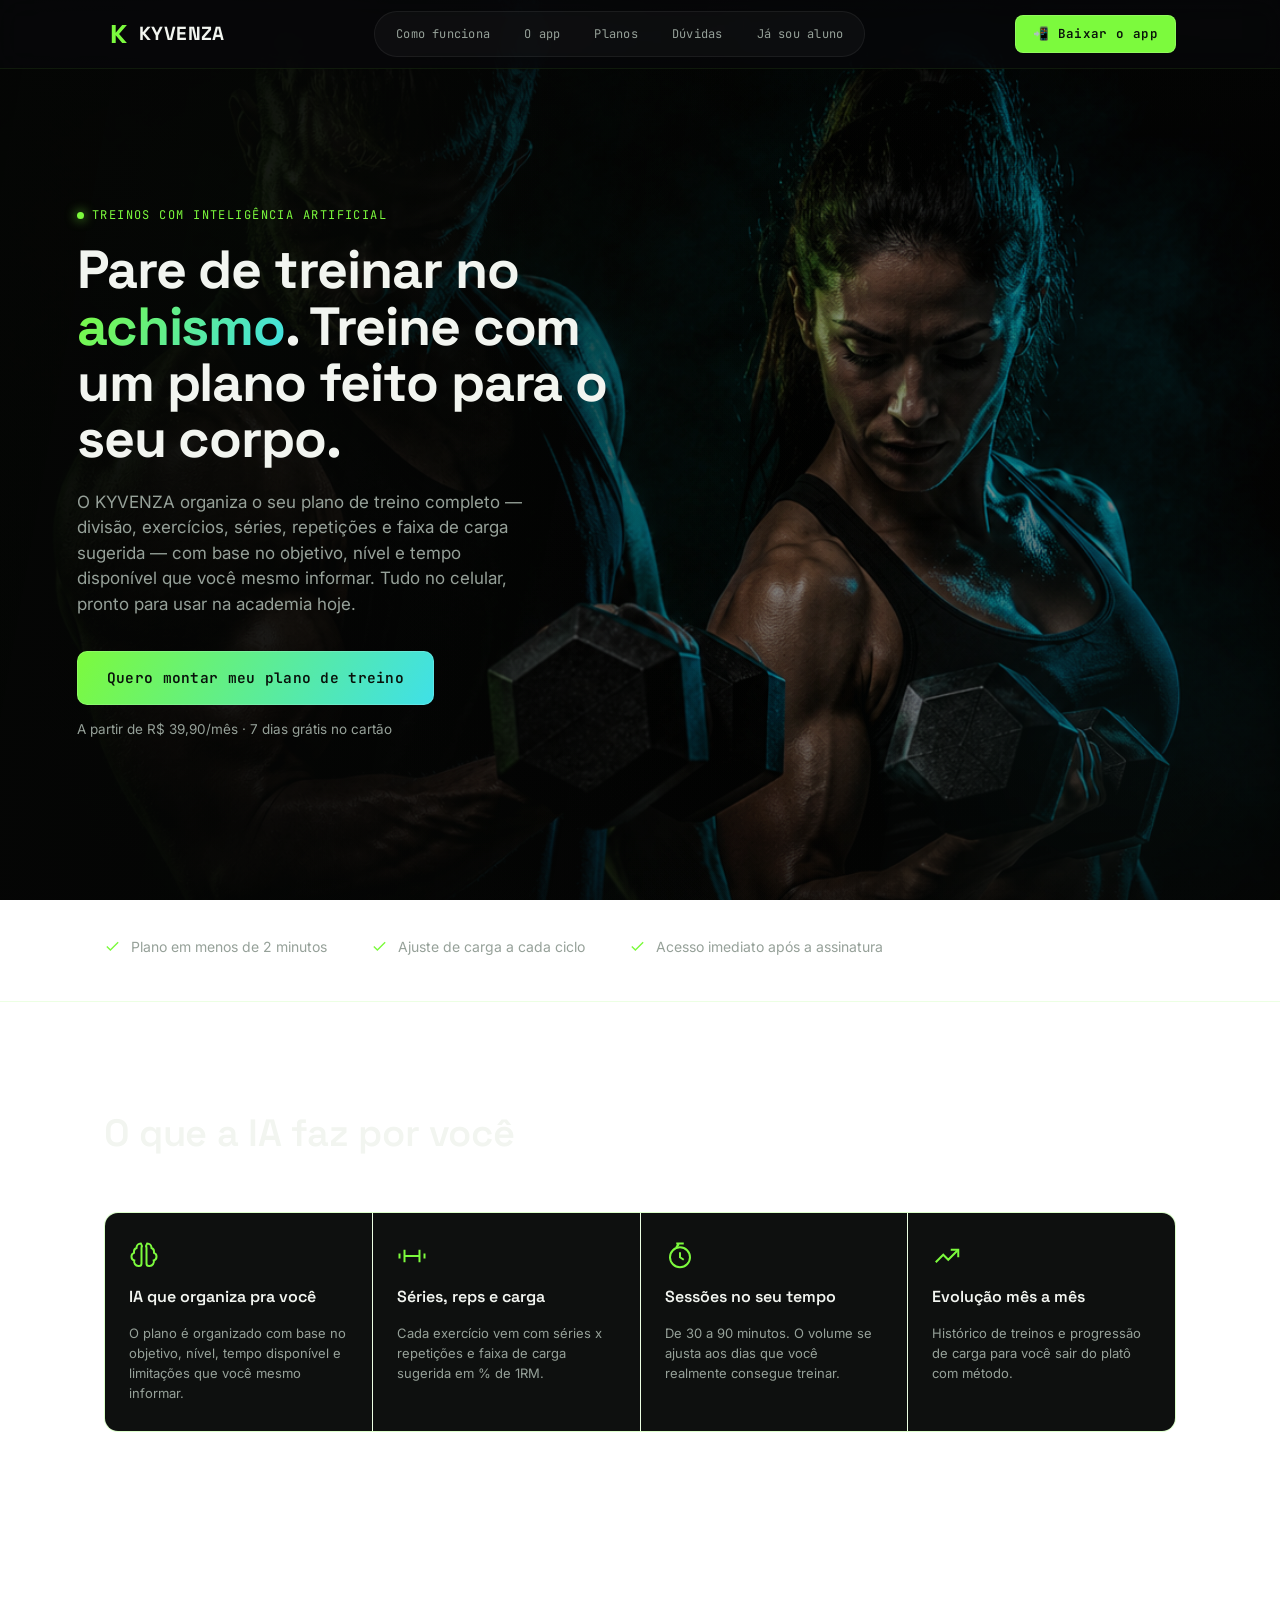
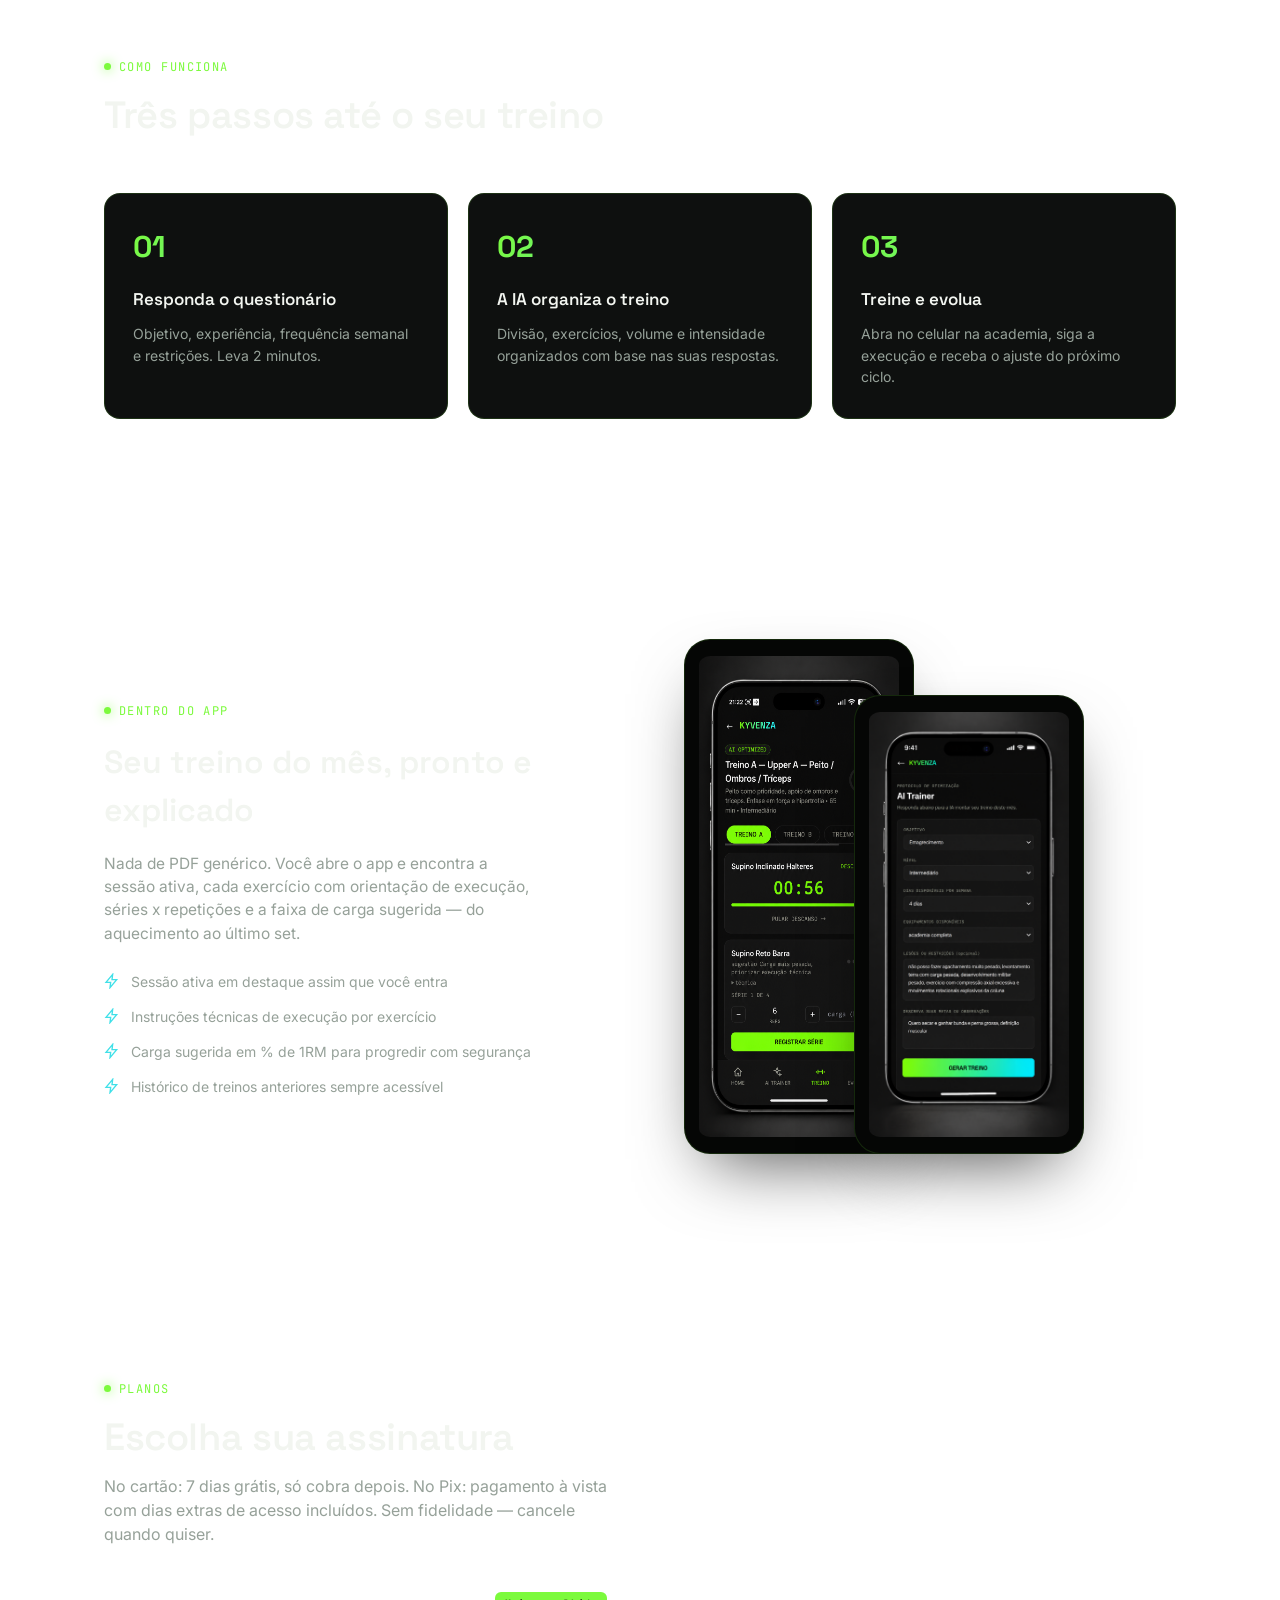
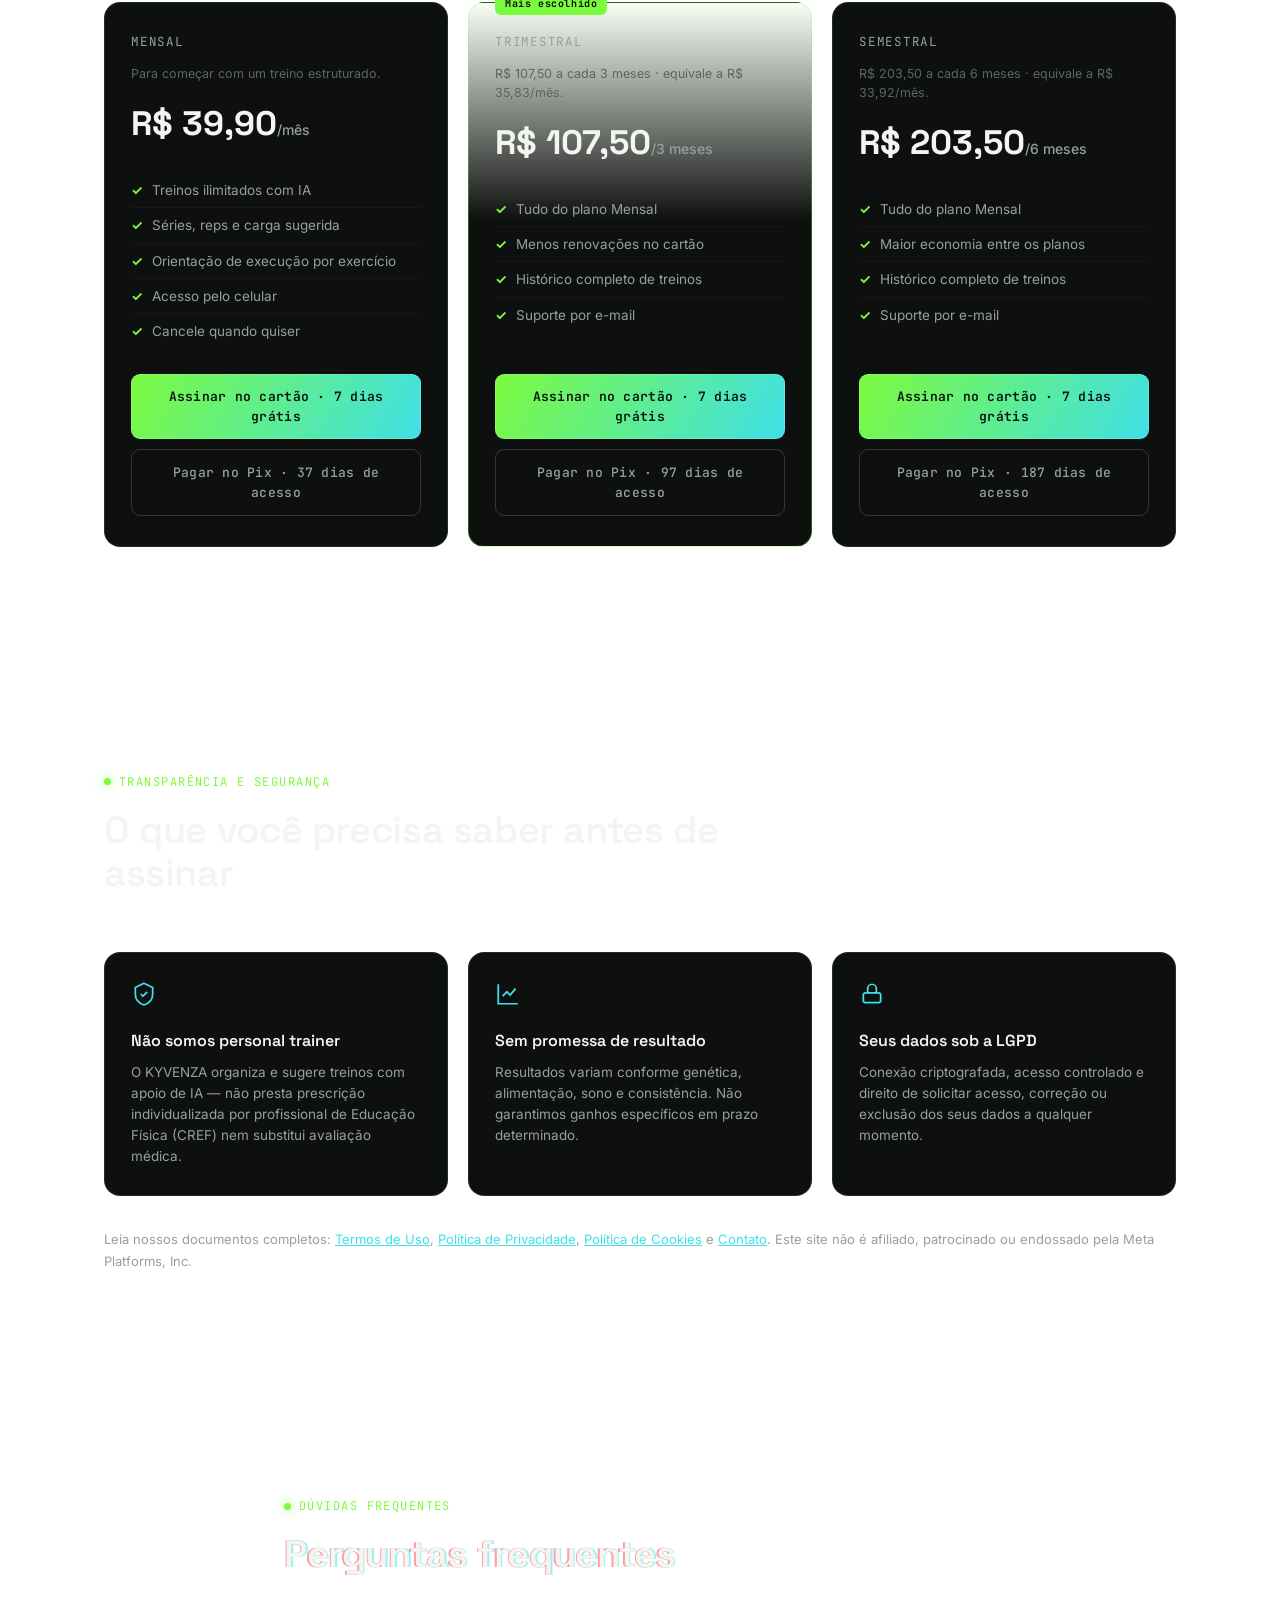
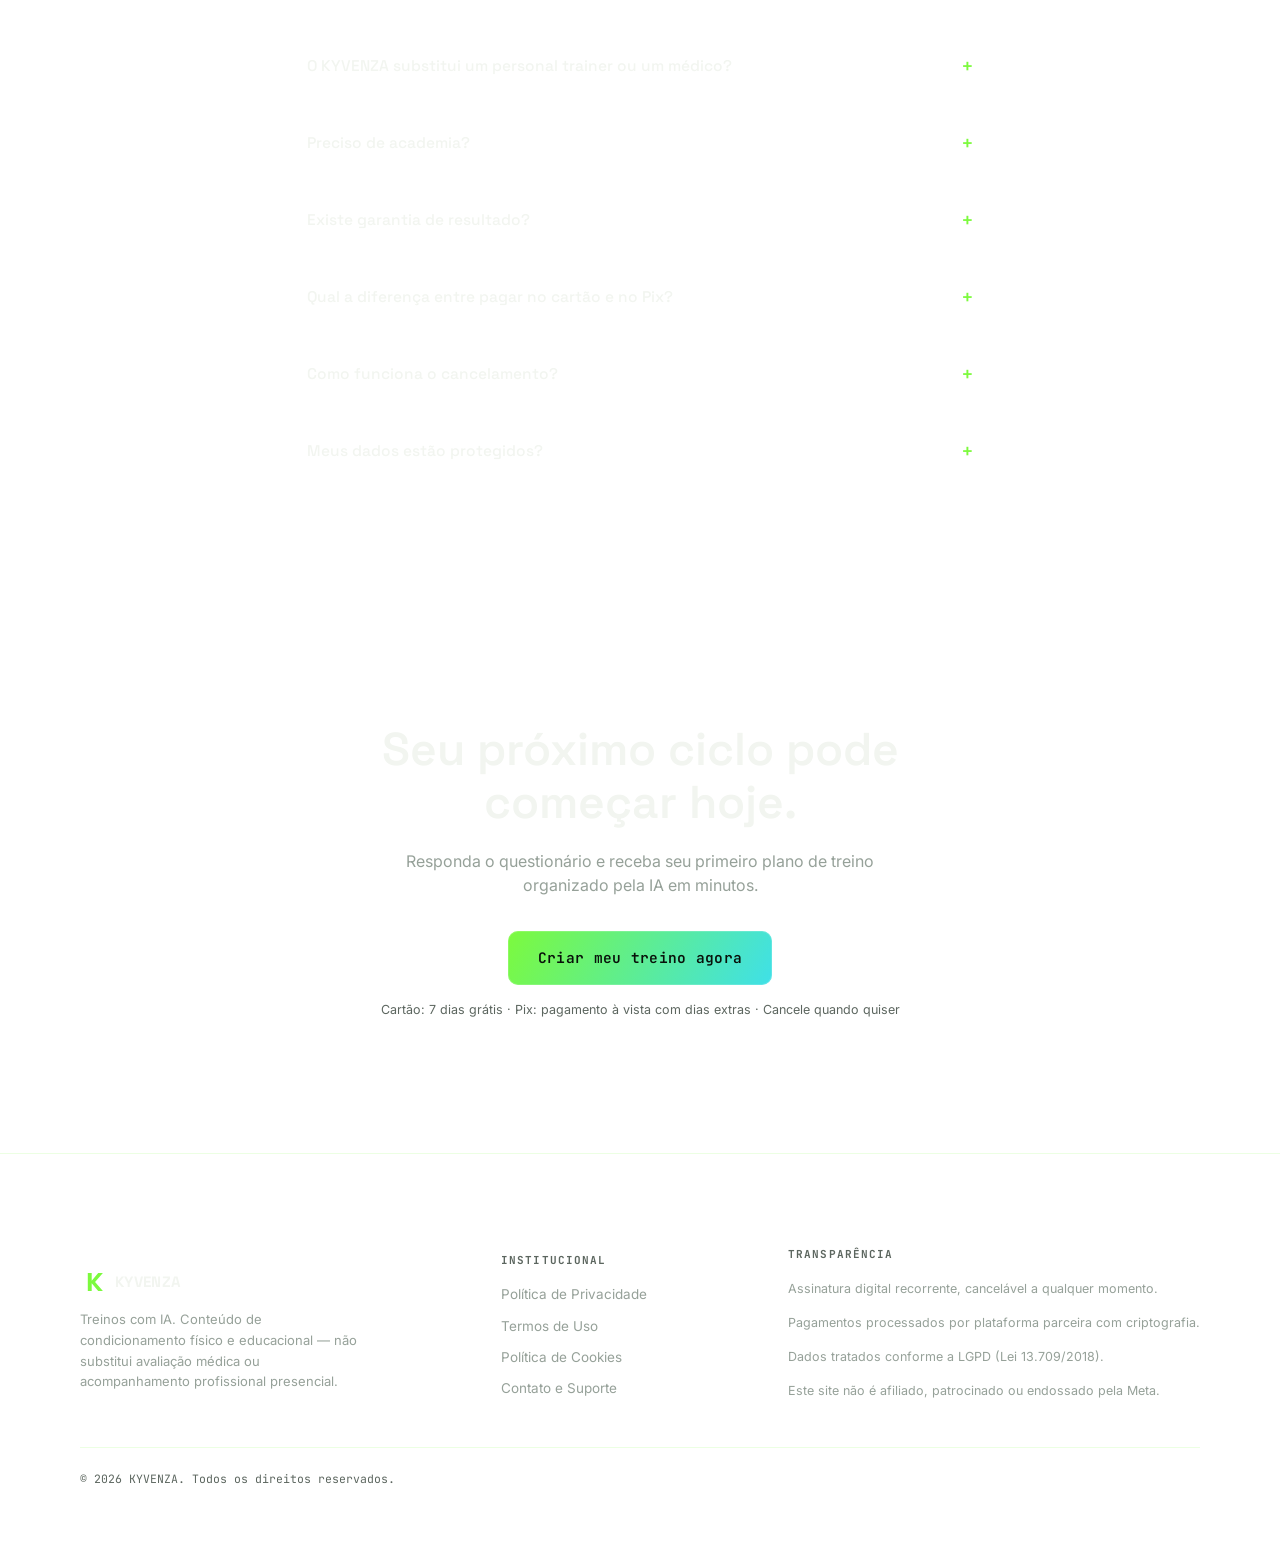
<file: index.html>
<!DOCTYPE html>
<html lang="pt-BR">
<head>
<meta charset="UTF-8">
<meta name="viewport" content="width=device-width, initial-scale=1.0">
<title>Kyvenza — Treinos com IA</title>
<link rel="preconnect" href="https://fonts.googleapis.com">
<link rel="preconnect" href="https://fonts.gstatic.com" crossorigin>
<link href="https://fonts.googleapis.com/css2?family=Space+Grotesk:wght@400;500;600;700&family=JetBrains+Mono:wght@400;500;600;700&family=Inter:wght@400;500;600;700&display=swap" rel="stylesheet">
<style>
:root{
  --bg:#07080a;
  --bg-elev:#0e100f;
  --bg-elev-2:#131715;
  --green:#7CFA3D;
  --green-dim:#4CAF2A;
  --cyan:#3FE0E8;
  --grad: linear-gradient(120deg, var(--green), var(--cyan));
  --text:#F2F5F0;
  --text-dim:#96A199;
  --text-dimmer:#5C665F;
  --border: rgba(124,250,61,0.14);
  --border-strong: rgba(124,250,61,0.3);
  --radius: 14px;
  --mono: 'JetBrains Mono', monospace;
  --display: 'Space Grotesk', sans-serif;
  --body: 'Inter', sans-serif;
}
*{box-sizing:border-box; margin:0; padding:0;}
html{scroll-behavior:smooth;}
body{
  background:transparent;
  color:var(--text);
  font-family:var(--body);
  line-height:1.5;
  -webkit-font-smoothing:antialiased;
  overflow-x:hidden;
}
.wrap{max-width:1120px; margin:0 auto; padding:0 24px;}
::selection{background:var(--green); color:#08110a;}
a:focus-visible, button:focus-visible{outline:2px solid var(--cyan); outline-offset:3px; border-radius:4px;}

/* ---------- NAV ---------- */
nav{
  position:fixed; top:0; left:0; right:0; z-index:50;
  backdrop-filter:blur(14px);
  background:rgba(7,8,10,0.72);
  border-bottom:1px solid rgba(124,250,61,0.08);
}
nav .wrap{display:flex; align-items:center; justify-content:space-between; height:68px;}
.logo{display:flex; align-items:center; gap:9px; font-family:var(--display); font-weight:700; font-size:19px; letter-spacing:0.02em;}
.logo-mark{width:26px; height:26px; flex-shrink:0;}
.nav-pills{
  display:flex; align-items:center; gap:2px;
  background:rgba(255,255,255,0.03); border:1px solid rgba(255,255,255,0.06);
  border-radius:100px; padding:5px;
}
.nav-pills a{
  font-family:var(--mono); font-size:12px; letter-spacing:0.02em; color:var(--text-dim);
  text-decoration:none; padding:8px 16px; border-radius:100px; transition:all .18s ease;
}
.nav-pills a:hover{color:var(--text); background:rgba(255,255,255,0.06);}
.nav-cta{
  font-family:var(--mono); font-size:12.5px; letter-spacing:0.03em;
  color:#08110a; background:var(--green); border:none;
  padding:10px 18px; border-radius:8px; cursor:pointer;
  text-decoration:none; font-weight:600;
  transition:transform .15s ease, box-shadow .15s ease;
}
.nav-cta:hover{transform:translateY(-1px); box-shadow:0 6px 24px rgba(124,250,61,0.25);}
@media (max-width:900px){ .nav-pills{display:none;} }

/* ---------- EYEBROW ---------- */
.eyebrow{
  font-family:var(--mono); font-size:12px; letter-spacing:0.12em; text-transform:uppercase;
  color:var(--green); display:inline-flex; align-items:center; gap:8px; margin-bottom:18px;
}
.eyebrow::before{content:''; width:7px; height:7px; border-radius:50%; background:var(--green); box-shadow:0 0 12px var(--green);}

/* ---------- FUNDO FIXO (foto do atleta, cobre a página inteira, nunca some) ---------- */
.site-bg{ position:fixed; inset:0; z-index:-3; overflow:hidden; background:#050605; }
.site-bg-img{
  position:absolute; inset:0; width:100%; height:100%;
  object-fit:cover; object-position:75% 22%; display:block;
}
.site-bg-smoke{ position:fixed; inset:0; z-index:-2; pointer-events:none; overflow:hidden; }
.site-bg-smoke::before, .site-bg-smoke::after{
  content:''; position:absolute; border-radius:50%; filter:blur(90px); opacity:0.4;
  animation:smokeDrift 24s ease-in-out infinite alternate;
}
.site-bg-smoke::before{
  width:52vw; height:52vw; max-width:640px; max-height:640px;
  background:radial-gradient(circle, rgba(76,175,42,0.4) 0%, rgba(76,175,42,0) 68%);
  top:-10%; left:-12%;
}
.site-bg-smoke::after{
  width:44vw; height:44vw; max-width:540px; max-height:540px;
  background:radial-gradient(circle, rgba(63,224,232,0.32) 0%, rgba(63,224,232,0) 68%);
  bottom:-14%; right:-10%; animation-delay:-11s; animation-duration:29s;
}
@keyframes smokeDrift{ 0%{transform:translate(0,0) scale(1);} 100%{transform:translate(4%,-5%) scale(1.14);} }
.site-bg-scrim{
  position:fixed; inset:0; z-index:-1; pointer-events:none;
  background:
    linear-gradient(100deg, rgba(5,6,5,0.88) 0%, rgba(5,6,5,0.62) 34%, rgba(5,6,5,0.3) 58%, rgba(5,6,5,0.5) 100%),
    linear-gradient(to bottom, rgba(5,6,5,0.55) 0%, rgba(5,6,5,0.1) 18%, rgba(5,6,5,0.15) 80%, rgba(5,6,5,0.7) 100%);
}
@media (prefers-reduced-motion: reduce){ .site-bg-smoke::before, .site-bg-smoke::after{ animation:none; } }

/* ---------- EFEITO SPECULAR (brilho na borda que segue o mouse, aplicado nos botões) ---------- */
.specular{ position:relative; isolation:isolate; }
.specular::before, .specular::after{
  content:''; position:absolute; inset:0; border-radius:inherit;
  padding:1px; pointer-events:none;
  -webkit-mask: linear-gradient(#000 0 0) content-box, linear-gradient(#000 0 0);
  -webkit-mask-composite: xor; mask-composite: exclude;
}
.specular::after{
  background: rgba(255,255,255,0.16);
  z-index:1;
}
.specular::before{
  background: conic-gradient(
    from calc(var(--spec-ang, 0deg) - 45deg),
    transparent 0deg,
    transparent 55deg,
    rgba(255,255,255,0.95) 90deg,
    transparent 125deg,
    transparent 360deg
  );
  opacity: var(--spec-opacity, 0);
  z-index:2;
}
@media (prefers-reduced-motion: reduce){ .specular::before{ display:none; } }
@media (hover: none){ .specular::before{ display:none; } }

/* ---------- HERO ---------- */
.hero-stage{
  position:relative; min-height:100vh;
  display:flex; align-items:center; justify-content:flex-start;
  padding:120px 6vw 80px; text-align:left;
}
.hero-stage::before{
  content:''; position:absolute; inset:0; z-index:1; pointer-events:none;
  background:linear-gradient(100deg, rgba(5,6,5,0.82) 0%, rgba(5,6,5,0.6) 30%, rgba(5,6,5,0.15) 55%, rgba(5,6,5,0) 72%);
}
.hero-copy{ max-width:560px; position:relative; z-index:3; }
.hero-copy h1{
  font-family:var(--display); font-weight:700;
  font-size:clamp(32px, 4.2vw, 56px); line-height:1.05; letter-spacing:-0.02em; margin-bottom:22px;
}
.hero-copy h1 .fw-light{ font-weight:400; color:var(--text-dim); }
.hero-copy h1 .accent{ background:var(--grad); -webkit-background-clip:text; background-clip:text; color:transparent; }
.hero-copy p{ font-size:clamp(15px, 1.4vw, 17px); color:var(--text-dim); max-width:460px; margin:0 0 34px; }
.hero-btn-row{display:flex; align-items:center; justify-content:flex-start; gap:14px; flex-wrap:wrap;}
.btn-primary{
  display:inline-block; font-family:var(--mono); font-weight:600; font-size:14.5px;
  letter-spacing:0.02em; color:#08110a; background:var(--grad);
  padding:16px 30px; border-radius:10px; text-decoration:none; border:none; cursor:pointer;
  transition:transform .18s ease, box-shadow .18s ease;
}
.btn-primary:hover{transform:translateY(-2px); box-shadow:0 10px 32px rgba(124,250,61,0.28);}
.btn-ghost{
  display:inline-block; font-family:var(--mono); font-weight:600; font-size:14.5px;
  letter-spacing:0.02em; color:var(--text); background:transparent;
  padding:15px 28px; border-radius:10px; text-decoration:none; border:1px solid rgba(242,245,240,0.28);
  transition:border-color .18s ease, background .18s ease;
}
.btn-ghost:hover{border-color:rgba(242,245,240,0.55); background:rgba(242,245,240,0.05);}
.stat-row{ display:flex; align-items:center; justify-content:flex-start; gap:10px; margin-top:42px; flex-wrap:wrap; }
.stat-chip{
  background:rgba(255,255,255,0.04); backdrop-filter:blur(8px);
  border:1px solid rgba(255,255,255,0.12); border-radius:10px; padding:10px 16px;
}
.chip-num{font-family:var(--display); font-size:15px; font-weight:700; color:var(--text); line-height:1.1;}
.chip-label{font-family:var(--mono); font-size:9px; color:var(--text-dim); letter-spacing:0.02em; margin-top:3px;}

@media (max-width:760px){
  .hero-stage{ justify-content:center; text-align:center; padding:120px 24px 70px; }
  .hero-stage::before{ background:linear-gradient(180deg, rgba(5,6,5,0.5) 0%, rgba(5,6,5,0.85) 60%, rgba(5,6,5,0.92) 100%); }
  .hero-copy{ max-width:100%; }
  .hero-copy p{ margin:0 auto 34px; }
  .hero-btn-row, .stat-row{ justify-content:center; }
}

/* ---------- TRUST ROW ---------- */
.trust-row{
  padding:36px 0 44px; border-bottom:1px solid var(--border);
}
.trust-row .wrap{display:flex; flex-wrap:wrap; gap:28px 44px;}
.trust-item{display:flex; align-items:flex-start; gap:10px; font-size:14px; color:var(--text-dim); max-width:260px;}
.trust-item svg{width:17px; height:17px; color:var(--green); flex-shrink:0; margin-top:2px;}

/* ---------- COMO FUNCIONA ---------- */
.steps-grid{display:grid; grid-template-columns:repeat(3,1fr); gap:20px;}
.step-card{background:var(--bg-elev); border:1px solid var(--border); border-radius:16px; padding:30px 28px;}
.step-num{font-family:var(--display); font-weight:700; font-size:30px; background:var(--grad); -webkit-background-clip:text; background-clip:text; color:transparent; margin-bottom:18px;}
.step-card h3{font-family:var(--display); font-size:17px; font-weight:600; margin-bottom:10px;}
.step-card p{font-size:14px; color:var(--text-dim); line-height:1.55;}
@media (max-width:860px){ .steps-grid{grid-template-columns:1fr;} }

/* ---------- SECTIONS SHARED ---------- */
section{position:relative; padding:110px 0;}
.section-head{max-width:640px; margin-bottom:56px;}
.section-head h2{ font-family:var(--display); font-weight:600; font-size:clamp(26px,3.6vw,38px); line-height:1.15; letter-spacing:-0.01em; }
.section-head p{color:var(--text-dim); font-size:16px; margin-top:14px; max-width:520px;}

/* ---------- BENEFITS ---------- */
.bento{display:grid; grid-template-columns:repeat(4,1fr); gap:1px; background:var(--border); border:1px solid var(--border); border-radius:var(--radius); overflow:hidden;}
.bento-item{background:var(--bg-elev); padding:28px 24px; min-height:190px; display:flex; flex-direction:column; gap:14px;}
.bento-item .ico{width:30px; height:30px; color:var(--green);}
.bento-item h3{font-family:var(--display); font-size:16px; font-weight:600;}
.bento-item p{font-size:13px; color:var(--text-dim); line-height:1.55;}
@media (max-width:940px){ .bento{grid-template-columns:repeat(2,1fr);} }
@media (max-width:560px){ .bento{grid-template-columns:1fr;} }

/* ---------- APP SHOWCASE ---------- */
.app-demo{display:grid; grid-template-columns:0.85fr 1.15fr; gap:56px; align-items:center;}
.app-demo-text p{color:var(--text-dim); font-size:15.5px; margin-bottom:26px; max-width:440px;}
.app-demo-list{list-style:none; display:flex; flex-direction:column; gap:14px;}
.app-demo-list li{display:flex; align-items:center; gap:11px; font-size:14px; color:var(--text-dim);}
.app-demo-list svg{width:16px; height:16px; color:var(--cyan); flex-shrink:0;}
.phones-wrap{position:relative; display:flex; justify-content:center; gap:0;}
.phone-mock{
  width:230px; background:#050605; border:1px solid var(--border); border-radius:26px;
  padding:16px 14px; font-family:var(--mono); box-shadow:0 30px 70px -25px rgba(0,0,0,0.7);
}
.phone-mock.p2{ margin-left:-60px; margin-top:56px; }
@media (max-width:900px){
  .app-demo{grid-template-columns:1fr; gap:44px;}
  .phones-wrap{margin-top:10px;}
}
@media (max-width:560px){
  .phone-mock{width:180px;}
  .phone-mock.p2{margin-left:-46px; margin-top:70px;}
}

/* ---------- PRICING ---------- */
.pricing-grid{display:grid; grid-template-columns:repeat(3,1fr); gap:20px;}
.plan{ background:var(--bg-elev); border:1px solid var(--border); border-radius:16px; padding:30px 26px; display:flex; flex-direction:column; position:relative; }
.plan.hi{border-color:var(--border-strong); background:linear-gradient(180deg, rgba(124,250,61,0.05), var(--bg-elev) 40%);}
.plan-badge{position:absolute; top:-11px; left:26px; font-family:var(--mono); font-size:10px; letter-spacing:0.06em; background:var(--green); color:#08110a; padding:4px 10px; border-radius:6px; font-weight:700;}
.plan-name{font-family:var(--mono); font-size:12.5px; letter-spacing:0.06em; color:var(--text-dim); text-transform:uppercase; margin-bottom:14px;}
.plan-price{font-family:var(--display); font-size:34px; font-weight:700; margin-bottom:2px;}
.plan-price span{font-size:14px; color:var(--text-dim); font-weight:500; font-family:var(--body);}
.plan-cycle{font-size:12.5px; color:var(--text-dimmer); margin-bottom:14px;}
.plan-trial{
  display:inline-flex; align-items:center; gap:6px; font-family:var(--mono); font-size:11px; font-weight:600;
  color:var(--green); background:rgba(124,250,61,0.08); border:1px solid rgba(124,250,61,0.28);
  border-radius:6px; padding:5px 10px; margin-bottom:22px; width:fit-content;
}
.plan-feat{list-style:none; margin-bottom:26px; flex:1;}
.plan-feat li{font-size:13.5px; color:var(--text-dim); padding:7px 0; display:flex; gap:9px; align-items:flex-start; border-top:1px solid rgba(255,255,255,0.04);}
.plan-feat li:first-child{border-top:none;}
.plan-feat li::before{content:'✓'; color:var(--green); font-weight:700; flex-shrink:0;}
.plan-cta-group{display:flex; flex-direction:column; gap:10px;}
.plan-cta-label{font-family:var(--mono); font-size:10px; letter-spacing:0.04em; color:var(--text-dimmer); text-transform:uppercase;}
.plan-cta{
  display:block; text-align:center; font-family:var(--mono); font-size:13px; font-weight:600; letter-spacing:0.02em;
  padding:13px; border-radius:9px; text-decoration:none; cursor:pointer; border:1px solid var(--border-strong); color:var(--text);
  transition:all .15s ease;
}
.plan.hi .plan-cta.principal{background:var(--grad); color:#08110a; border:none;}
.plan-cta.principal{background:var(--grad); color:#08110a; border:none;}
.plan-cta.secundario{background:transparent; border:1px solid rgba(255,255,255,0.16); color:var(--text-dim); font-weight:500;}
.plan-cta:hover{transform:translateY(-1px);}
.pay-note{text-align:center; font-family:var(--mono); font-size:12px; color:var(--text-dimmer); margin-top:24px;}

/* ---------- ACCORDION ---------- */
.acc{ display:flex; flex-direction:column; gap:12px; }
.acc-item{
  background:rgba(255,255,255,0.045); backdrop-filter:blur(18px); -webkit-backdrop-filter:blur(18px);
  border:1px solid rgba(255,255,255,0.12); border-radius:14px;
  overflow:hidden; transition:background .2s ease, border-color .2s ease;
}
.acc-item.open{ background:rgba(255,255,255,0.07); border-color:rgba(124,250,61,0.3); }
.acc-q{
  width:100%; text-align:left; background:none; border:none; color:var(--text); cursor:pointer;
  padding:20px 22px; display:flex; justify-content:space-between; align-items:center; gap:20px;
  font-family:var(--display); font-size:15.5px; font-weight:500;
}
.acc-q .plus{font-family:var(--mono); color:var(--green); font-size:18px; flex-shrink:0; transition:transform .25s ease;}
.acc-item.open .plus{transform:rotate(45deg);}
.acc-a{max-height:0; overflow:hidden; transition:max-height .3s ease;}
.acc-a p{padding:0 22px 20px; color:var(--text-dim); font-size:14px; line-height:1.6;}

/* ---------- GUARANTEE ---------- */
.guarantee{
  border:1px solid rgba(124,250,61,0.3); border-radius:20px; padding:52px 44px;
  background:rgba(255,255,255,0.05); backdrop-filter:blur(18px); -webkit-backdrop-filter:blur(18px);
  display:flex; align-items:center; gap:40px;
}
.guarantee .g-ico{width:64px; height:64px; flex-shrink:0; color:var(--green);}
.guarantee h3{font-family:var(--display); font-size:22px; font-weight:600; margin-bottom:10px;}
.guarantee p{color:var(--text-dim); font-size:15px; max-width:560px;}

/* ---------- FINAL CTA ---------- */
.final-cta{text-align:center; padding:130px 0 100px;}
.final-cta h2{font-family:var(--display); font-weight:600; font-size:clamp(28px,4.4vw,46px); line-height:1.15; max-width:680px; margin:0 auto 20px;}
.final-cta p{color:var(--text-dim); font-size:16px; max-width:520px; margin:0 auto 34px;}
.ps-block{max-width:560px; margin:46px auto 0; padding-top:32px; border-top:1px solid var(--border); text-align:left;}
.ps-block p{font-size:13.5px; color:var(--text-dimmer); line-height:1.7;}
.ps-block b{color:var(--text-dim);}

/* ---------- AVISO LEGAL ---------- */
.aviso-legal{ padding:0 0 60px; }
.aviso-box{
  display:flex; gap:18px; align-items:flex-start;
  background:rgba(255,255,255,0.03); border:1px solid rgba(255,255,255,0.1);
  border-radius:14px; padding:26px 28px;
}
.aviso-ico{width:26px; height:26px; flex-shrink:0; color:var(--text-dimmer); margin-top:2px;}
.aviso-titulo{font-family:var(--display); font-weight:600; font-size:14px; color:var(--text-dim); margin-bottom:8px; letter-spacing:0.01em;}
.aviso-box p{font-size:12.5px; line-height:1.7; color:var(--text-dimmer); max-width:760px;}

footer{border-top:1px solid var(--border); padding:36px 0;}
footer .wrap{display:flex; justify-content:space-between; align-items:center; flex-wrap:wrap; gap:16px;}
footer .logo{font-size:15px;}
footer .fine{font-family:var(--mono); font-size:11.5px; color:var(--text-dimmer);}

.reveal{opacity:0; transform:translateY(24px); transition:opacity .7s ease, transform .7s ease;}
.reveal.in{opacity:1; transform:translateY(0);}

@media (max-width:860px){
  .pricing-grid{grid-template-columns:1fr;}
  .guarantee{flex-direction:column; text-align:center; padding:40px 26px;}
  .hero-stage{padding-top:100px;}
  .trust-row .wrap{flex-direction:column; gap:16px;}
}
@media (prefers-reduced-motion: reduce){
  html{scroll-behavior:auto;}
}

/* ---------- TRANSPARÊNCIA ---------- */
.trust-cards{display:grid; grid-template-columns:repeat(3,1fr); gap:20px; margin-bottom:32px;}
.trust-card{background:var(--bg-elev); border:1px solid var(--border); border-radius:16px; padding:28px 26px;}
.trust-card svg{width:26px; height:26px; color:var(--cyan); margin-bottom:16px;}
.trust-card h3{font-family:var(--display); font-size:16px; font-weight:600; margin-bottom:9px;}
.trust-card p{font-size:13.5px; color:var(--text-dim); line-height:1.55;}
.legal-links{font-size:13px; color:var(--text-dim); line-height:1.7;}
.legal-links a{color:var(--cyan); text-decoration:underline;}
@media (max-width:860px){ .trust-cards{grid-template-columns:1fr;} }

/* ---------- GLITCH HEADING ---------- */
.glitch-heading{
  position:relative; color:var(--text);
  text-shadow: -1.5px 0 rgba(255,60,80,0.5), 1.5px 0 rgba(63,224,232,0.5);
}

/* ---------- FOOTER ---------- */
.footer-grid{display:grid; grid-template-columns:1.3fr 1fr 1.3fr; gap:40px; padding:56px 0 32px;}
.footer-brand p{font-size:13px; color:var(--text-dim); line-height:1.6; margin-top:14px; max-width:280px;}
.footer-col h4{font-family:var(--mono); font-size:11px; letter-spacing:0.1em; text-transform:uppercase; color:var(--text-dimmer); margin-bottom:16px;}
.footer-col a{display:block; font-size:13.5px; color:var(--text-dim); text-decoration:none; margin-bottom:11px;}
.footer-col a:hover{color:var(--text);}
.footer-col p{font-size:12.5px; color:var(--text-dim); line-height:1.6; margin-bottom:14px;}
.footer-bottom{border-top:1px solid var(--border); padding:22px 0; font-family:var(--mono); font-size:11.5px; color:var(--text-dimmer);}
@media (max-width:760px){ .footer-grid{grid-template-columns:1fr; gap:32px;} }
</style>
</head>
<body>

<!-- ============================================================ -->
<!-- ==========  EDITE OS TEXTOS DO SITE AQUI EMBAIXO  =========== -->
<!-- ============================================================ -->
<script>
window.SITE = {

  nav: {
    logo: "KYVENZA",
    cta: "Começar agora"
  },

  hero: {
    eyebrow: "Treinos com inteligência artificial",
    headline: "Pare de treinar no <span class=\"accent\">achismo</span>. Treine com um plano feito para o seu corpo.",
    subheadline: "O KYVENZA organiza o seu plano de treino completo — divisão, exercícios, séries, repetições e faixa de carga sugerida — com base no objetivo, nível e tempo disponível que você mesmo informar. Tudo no celular, pronto para usar na academia hoje.",
    ctaPrimary: "Quero montar meu plano de treino",
    ctaMicro: "A partir de R$ 39,90/mês · 7 dias grátis no cartão"
  },

  confianca: {
    itens: [
      "Plano em menos de 2 minutos",
      "Ajuste de carga a cada ciclo",
      "Acesso imediato após a assinatura"
    ]
  },

  iaFaz: {
    headline: "O que a IA faz por você",
    itens: [
      { icone: "cerebro",   titulo: "IA que organiza pra você",     texto: "O plano é organizado com base no objetivo, nível, tempo disponível e limitações que você mesmo informar." },
      { icone: "halteres",  titulo: "Séries, reps e carga",     texto: "Cada exercício vem com séries x repetições e faixa de carga sugerida em % de 1RM." },
      { icone: "cronometro",titulo: "Sessões no seu tempo",     texto: "De 30 a 90 minutos. O volume se ajusta aos dias que você realmente consegue treinar." },
      { icone: "grafico",   titulo: "Evolução mês a mês",       texto: "Histórico de treinos e progressão de carga para você sair do platô com método." }
    ]
  },

  comoFunciona: {
    eyebrow: "Como funciona",
    headline: "Três passos até o seu treino",
    passos: [
      { titulo: "Responda o questionário", texto: "Objetivo, experiência, frequência semanal e restrições. Leva 2 minutos." },
      { titulo: "A IA organiza o treino",    texto: "Divisão, exercícios, volume e intensidade organizados com base nas suas respostas." },
      { titulo: "Treine e evolua",        texto: "Abra no celular na academia, siga a execução e receba o ajuste do próximo ciclo." }
    ]
  },

  dentroApp: {
    eyebrow: "Dentro do app",
    headline: "Seu treino do mês, pronto e explicado",
    texto: "Nada de PDF genérico. Você abre o app e encontra a sessão ativa, cada exercício com orientação de execução, séries x repetições e a faixa de carga sugerida — do aquecimento ao último set.",
    itens: [
      "Sessão ativa em destaque assim que você entra",
      "Instruções técnicas de execução por exercício",
      "Carga sugerida em % de 1RM para progredir com segurança",
      "Histórico de treinos anteriores sempre acessível"
    ]
  },

  planos: {
    eyebrow: "Planos",
    headline: "Escolha sua assinatura",
    subheadline: "No cartão: 7 dias grátis, só cobra depois. No Pix: pagamento à vista com dias extras de acesso incluídos. Sem fidelidade — cancele quando quiser.",
    lista: [
      {
        badge: "",
        nome: "Mensal",
        desc: "Para começar com um treino estruturado.",
        preco: "R$ 39,90",
        precoSufixo: "/mês",
        destaque: false,
        recursos: [
          "Treinos ilimitados com IA",
          "Séries, reps e carga sugerida",
          "Orientação de execução por exercício",
          "Acesso pelo celular",
          "Cancele quando quiser"
        ],
        ctaCartaoTexto: "Assinar no cartão · 7 dias grátis",
        ctaCartaoUrl: "https://www.mercadopago.com.br/subscriptions/checkout?preapproval_plan_id=e8002f293ba94491bf42299a663bce9b",
        ctaPixTexto: "Pagar no Pix · 37 dias de acesso",
        ctaPixUrl: "https://www.mercadopago.com.br/checkout/v1/redirect?pref_id=42507091-426ce30e-df18-4572-94f2-e51dae1d1c40"
      },
      {
        badge: "Mais escolhido",
        nome: "Trimestral",
        desc: "R$ 107,50 a cada 3 meses · equivale a R$ 35,83/mês.",
        preco: "R$ 107,50",
        precoSufixo: "/3 meses",
        destaque: true,
        recursos: [
          "Tudo do plano Mensal",
          "Menos renovações no cartão",
          "Histórico completo de treinos",
          "Suporte por e-mail"
        ],
        ctaCartaoTexto: "Assinar no cartão · 7 dias grátis",
        ctaCartaoUrl: "https://www.mercadopago.com.br/subscriptions/checkout?preapproval_plan_id=a65217d71c2942c8a916deff0515e410",
        ctaPixTexto: "Pagar no Pix · 97 dias de acesso",
        ctaPixUrl: "https://www.mercadopago.com.br/checkout/v1/redirect?pref_id=42507091-f9782c01-ebba-4535-93d9-15536fae28d0"
      },
      {
        badge: "",
        nome: "Semestral",
        desc: "R$ 203,50 a cada 6 meses · equivale a R$ 33,92/mês.",
        preco: "R$ 203,50",
        precoSufixo: "/6 meses",
        destaque: false,
        recursos: [
          "Tudo do plano Mensal",
          "Maior economia entre os planos",
          "Histórico completo de treinos",
          "Suporte por e-mail"
        ],
        ctaCartaoTexto: "Assinar no cartão · 7 dias grátis",
        ctaCartaoUrl: "https://www.mercadopago.com.br/subscriptions/checkout?preapproval_plan_id=7d557ce4378e4d3f8625e1b61fab4142",
        ctaPixTexto: "Pagar no Pix · 187 dias de acesso",
        ctaPixUrl: "https://www.mercadopago.com.br/checkout/v1/redirect?pref_id=42507091-af9e3c16-4bde-4acf-859e-0568c881d770"
      }
    ]
  },

  transparencia: {
    eyebrow: "Transparência e segurança",
    headline: "O que você precisa saber antes de assinar",
    itens: [
      { icone: "escudo",  titulo: "Não somos personal trainer", texto: "O KYVENZA organiza e sugere treinos com apoio de IA — não presta prescrição individualizada por profissional de Educação Física (CREF) nem substitui avaliação médica." },
      { icone: "grafico2",titulo: "Sem promessa de resultado",        texto: "Resultados variam conforme genética, alimentação, sono e consistência. Não garantimos ganhos específicos em prazo determinado." },
      { icone: "cadeado", titulo: "Seus dados sob a LGPD",             texto: "Conexão criptografada, acesso controlado e direito de solicitar acesso, correção ou exclusão dos seus dados a qualquer momento." }
    ],
    linksTexto: "Leia nossos documentos completos: <a href=\"termos.html\">Termos de Uso</a>, <a href=\"privacidade.html\">Política de Privacidade</a>, <a href=\"cookies.html\">Política de Cookies</a> e <a href=\"mailto:[E-MAIL DE CONTATO]\">Contato</a>. Este site não é afiliado, patrocinado ou endossado pela Meta Platforms, Inc."
  },

  duvidas: {
    eyebrow: "Dúvidas frequentes",
    headline: "Perguntas frequentes",
    itens: [
      { pergunta: "O KYVENZA substitui um personal trainer ou um médico?", resposta: "Não. O KYVENZA não é um serviço de personal trainer nem realiza prescrição de exercício físico individualizada — atividade reservada por lei a profissionais de Educação Física registrados no CREF. Somos uma ferramenta de organização e sugestão de treinos com apoio de IA, de caráter educacional. Não substitui avaliação médica nem orientação de um profissional de Educação Física habilitado." },
      { pergunta: "Preciso de academia?", resposta: "A maioria dos treinos é pensada para academia, com exercícios de musculação tradicionais. Se você treina em casa com equipamentos limitados, informe isso no questionário para receber sugestões adequadas." },
      { pergunta: "Existe garantia de resultado?", resposta: "Não prometemos resultados específicos. Resultados variam conforme genética, alimentação, sono e consistência no treino — o KYVENZA organiza e orienta, mas o resultado depende de vários fatores individuais." },
      { pergunta: "Qual a diferença entre pagar no cartão e no Pix?", resposta: "No cartão, você tem 7 dias grátis antes da primeira cobrança, e depois a renovação acontece sozinha a cada ciclo. No Pix, o pagamento é à vista e você ganha dias extras de acesso (equivalentes aos 7 dias grátis do cartão) — mas a renovação não é automática, você paga de novo quando o período acabar." },
      { pergunta: "Como funciona o cancelamento?", resposta: "No cartão, a assinatura é recorrente e você pode cancelar quando quiser, direto no app ou pelo suporte. Não há fidelidade, e a lei garante 7 dias de arrependimento a partir da contratação. No Pix, não há cobrança recorrente — o acesso simplesmente termina no fim do período pago." },
      { pergunta: "Meus dados estão protegidos?", resposta: "Sim. Seus dados são tratados conforme a LGPD, com conexão criptografada e acesso controlado. Você pode solicitar acesso, correção ou exclusão dos seus dados a qualquer momento." }
    ]
  },

  finalCta: {
    headline: "Seu próximo ciclo pode começar <span class=\"accent\">hoje</span>.",
    texto: "Responda o questionário e receba seu primeiro plano de treino organizado pela IA em minutos.",
    cta: "Criar meu treino agora",
    micro: "Cartão: 7 dias grátis · Pix: pagamento à vista com dias extras · Cancele quando quiser"
  },

  footer: {
    desc: "Treinos com IA. Conteúdo de condicionamento físico e educacional — não substitui avaliação médica ou acompanhamento profissional presencial.",
    institucionalTitulo: "Institucional",
    institucional: [
      { texto: "Política de Privacidade", href: "privacidade.html" },
      { texto: "Termos de Uso", href: "termos.html" },
      { texto: "Política de Cookies", href: "cookies.html" },
      { texto: "Contato e Suporte", href: "mailto:[E-MAIL DE CONTATO]" }
    ],
    transparenciaTitulo: "Transparência",
    transparencia: [
      "Assinatura digital recorrente, cancelável a qualquer momento.",
      "Pagamentos processados por plataforma parceira com criptografia.",
      "Dados tratados conforme a LGPD (Lei 13.709/2018).",
      "Este site não é afiliado, patrocinado ou endossado pela Meta."
    ],
    fine: "© 2026 KYVENZA. Todos os direitos reservados."
  }
};
</script>
<!-- ============================================================ -->
<!-- ==============  FIM DA ÁREA DE TEXTOS  ======================= -->
<!-- ============================================================ -->

<div class="site-bg">
  <img class="site-bg-img" src="assets/vendashero-athlete.webp.jpg.png" alt="" />
</div>
<div class="site-bg-smoke"></div>
<div class="site-bg-scrim"></div>

<nav>
  <div class="wrap">
    <div class="logo">
      <svg class="logo-mark" viewBox="0 0 100 100" fill="none">
        <path d="M30 15 L45 15 L45 45 L70 15 L88 15 L58 50 L88 85 L70 85 L45 55 L45 85 L30 85 Z" fill="url(#lg)"/>
        <defs><linearGradient id="lg" x1="0" y1="0" x2="100" y2="100"><stop stop-color="#7CFA3D"/><stop offset="1" stop-color="#3FE0E8"/></linearGradient></defs>
      </svg>
      <span data-t="nav.logo"></span>
    </div>
    <div class="nav-pills">
      <a href="#comoFunciona">Como funciona</a>
      <a href="#vitrine">O app</a>
      <a href="#planos">Planos</a>
      <a href="#faq">Dúvidas</a>
      <a href="entrar.html">Já sou aluno</a>
    </div>
    <a href="baixar-app.html" class="nav-cta">📲 Baixar o app</a>
  </div>
</nav>

<div class="hero-stage">
  <div class="hero-copy">
    <span class="eyebrow" data-t="hero.eyebrow"></span>
    <h1 data-t="hero.headline"></h1>
    <p data-t="hero.subheadline"></p>
    <div class="hero-btn-row" style="align-items:center;">
      <a href="#planos" class="btn-primary" data-t="hero.ctaPrimary"></a>
      <span style="font-size:13.5px; color:var(--text-dim);" data-t="hero.ctaMicro"></span>
    </div>
  </div>
</div>

<div class="trust-row">
  <div class="wrap" id="trustRow"></div>
</div>

<section id="beneficios">
  <div class="wrap">
    <div class="section-head reveal">
      <h2 data-t="iaFaz.headline"></h2>
    </div>
    <div class="bento reveal" id="iaFazGrid"></div>
  </div>
</section>

<section id="comoFunciona">
  <div class="wrap">
    <div class="section-head reveal">
      <span class="eyebrow" data-t="comoFunciona.eyebrow"></span>
      <h2 data-t="comoFunciona.headline"></h2>
    </div>
    <div class="steps-grid reveal" id="stepsGrid"></div>
  </div>
</section>

<section id="vitrine">
  <div class="wrap app-demo">
    <div class="app-demo-text reveal">
      <span class="eyebrow" data-t="dentroApp.eyebrow"></span>
      <h2 style="font-family:var(--display); font-weight:600; font-size:clamp(24px,3.2vw,32px); margin-bottom:18px;" data-t="dentroApp.headline"></h2>
      <p data-t="dentroApp.texto"></p>
      <ul class="app-demo-list" id="appDemoList"></ul>
    </div>
    <div class="phones-wrap reveal">
      <img class="phone-mock" src="assets/vendasscreen-treino-A.webp.png" alt="Tela de treino do Kyvenza, com cronômetro de descanso"/>
      <img class="phone-mock p2" src="assets/vendasscreen-ai-trainer.webp.png" alt="Tela do AI Trainer, questionário de perfil"/>
    </div>
  </div>
</section>

<section id="planos">
  <div class="wrap">
    <div class="section-head reveal">
      <span class="eyebrow" data-t="planos.eyebrow"></span>
      <h2 data-t="planos.headline"></h2>
      <p data-t="planos.subheadline"></p>
    </div>
    <div class="pricing-grid reveal" id="pricingGrid"></div>
  </div>
</section>

<section id="transparencia">
  <div class="wrap">
    <div class="section-head reveal">
      <span class="eyebrow" data-t="transparencia.eyebrow"></span>
      <h2 data-t="transparencia.headline"></h2>
    </div>
    <div class="trust-cards reveal" id="trustCards"></div>
    <p class="legal-links reveal" data-t="transparencia.linksTexto"></p>
  </div>
</section>

<section id="faq">
  <div class="wrap" style="max-width:760px;">
    <div class="section-head reveal">
      <span class="eyebrow" data-t="duvidas.eyebrow"></span>
      <h2 class="glitch-heading" data-t="duvidas.headline"></h2>
    </div>
    <div class="acc reveal" id="duvidasAcc"></div>
  </div>
</section>

<section class="final-cta">
  <div class="wrap" style="max-width:640px;">
    <h2 class="reveal" data-t="finalCta.headline"></h2>
    <p class="reveal" data-t="finalCta.texto"></p>
    <a href="#planos" class="btn-primary reveal" data-t="finalCta.cta"></a>
    <p class="reveal" style="margin-top:16px; font-size:12.5px; color:var(--text-dimmer);" data-t="finalCta.micro"></p>
  </div>
</section>

<footer>
  <div class="wrap footer-grid">
    <div class="footer-brand">
      <div class="logo">
        <svg class="logo-mark" viewBox="0 0 100 100" fill="none">
          <path d="M30 15 L45 15 L45 45 L70 15 L88 15 L58 50 L88 85 L70 85 L45 55 L45 85 L30 85 Z" fill="url(#lg2)"/>
          <defs><linearGradient id="lg2" x1="0" y1="0" x2="100" y2="100"><stop stop-color="#7CFA3D"/><stop offset="1" stop-color="#3FE0E8"/></linearGradient></defs>
        </svg>
        <span data-t="nav.logo"></span>
      </div>
      <p data-t="footer.desc"></p>
    </div>
    <div class="footer-col">
      <h4 data-t="footer.institucionalTitulo"></h4>
      <div id="footerInstitucional"></div>
    </div>
    <div class="footer-col">
      <h4 data-t="footer.transparenciaTitulo"></h4>
      <div id="footerTransparencia"></div>
    </div>
  </div>
  <div class="wrap footer-bottom" data-t="footer.fine"></div>
</footer>

<script>
const ICONS = {
  cerebro:    '<path d="M9.5 2A3.5 3.5 0 0 0 6 5.5v.09A3 3 0 0 0 4 8.5v1A3 3 0 0 0 2 12.4v.2a3 3 0 0 0 2.2 2.9A3.5 3.5 0 0 0 7.5 20h.5a2 2 0 0 0 2-2V5.5A3.5 3.5 0 0 0 9.5 2Z"/><path d="M14.5 2A3.5 3.5 0 0 1 18 5.5v.09A3 3 0 0 1 20 8.5v1A3 3 0 0 1 22 12.4v.2a3 3 0 0 1-2.2 2.9A3.5 3.5 0 0 1 16.5 20H16a2 2 0 0 1-2-2V5.5A3.5 3.5 0 0 1 14.5 2Z"/>',
  halteres:   '<path d="M6 7v10M18 7v10M2 10v4M22 10v4M6 12h12"/>',
  cronometro: '<circle cx="12" cy="13" r="8"/><path d="M12 9v4l3 2M9 2h6M11 2.6L9 5"/>',
  grafico:    '<path d="M3 17l6-6 4 4 8-8"/><path d="M15 7h6v6"/>',
  escudo:  '<path d="M12 2l8 4v6c0 5-3.4 8.7-8 10-4.6-1.3-8-5-8-10V6l8-4z"/><path d="M9 12l2 2 4-4"/>',
  grafico2:'<path d="M3 3v18h18M7 14l4-4 3 3 5-6"/>',
  cadeado: '<rect x="4" y="11" width="16" height="9" rx="2"/><path d="M8 11V7a4 4 0 0 1 8 0v4"/>'
};

function getPath(obj, path){
  return path.split('.').reduce((o,k)=> (o == null ? undefined : o[k]), obj);
}

function applyTextContent(){
  document.querySelectorAll('[data-t]').forEach(el=>{
    const val = getPath(window.SITE, el.getAttribute('data-t'));
    if(val !== undefined) el.innerHTML = val;
  });
}

function renderRepeatables(){
  const S = window.SITE;

  const trustRow = document.getElementById('trustRow');
  S.confianca.itens.forEach(txt=>{
    trustRow.insertAdjacentHTML('beforeend', `
      <div class="trust-item">
        <svg viewBox="0 0 24 24" fill="none" stroke="currentColor" stroke-width="2"><path d="M20 6L9 17l-5-5"/></svg>
        <span>${txt}</span>
      </div>`);
  });

  const iaGrid = document.getElementById('iaFazGrid');
  S.iaFaz.itens.forEach(item=>{
    const iconSvg = ICONS[item.icone] || ICONS.cerebro;
    iaGrid.insertAdjacentHTML('beforeend', `
      <div class="bento-item">
        <svg class="ico" viewBox="0 0 24 24" fill="none" stroke="currentColor" stroke-width="1.6">${iconSvg}</svg>
        <h3>${item.titulo}</h3>
        <p>${item.texto}</p>
      </div>`);
  });

  const steps = document.getElementById('stepsGrid');
  S.comoFunciona.passos.forEach((p, i)=>{
    steps.insertAdjacentHTML('beforeend', `
      <div class="step-card">
        <div class="step-num">0${i+1}</div>
        <h3>${p.titulo}</h3>
        <p>${p.texto}</p>
      </div>`);
  });

  const appList = document.getElementById('appDemoList');
  S.dentroApp.itens.forEach(txt=>{
    appList.insertAdjacentHTML('beforeend', `
      <li>
        <svg viewBox="0 0 24 24" fill="none" stroke="currentColor" stroke-width="2"><path d="M13 2L3 14h7l-1 8 10-12h-7l1-8z"/></svg>
        <span>${txt}</span>
      </li>`);
  });

  // Planos (pricing) — cada plano agora tem 2 botões: Cartão (trial) e Pix (à vista)
  const grid = document.getElementById('pricingGrid');
  S.planos.lista.forEach(p=>{
    const featHtml = p.recursos.map(r=>`<li>${r}</li>`).join('');
    grid.insertAdjacentHTML('beforeend', `
      <div class="plan ${p.destaque ? 'hi' : ''}">
        ${p.badge ? `<div class="plan-badge">${p.badge}</div>` : ''}
        <div class="plan-name">${p.nome}</div>
        <div class="plan-cycle" style="margin-bottom:14px;">${p.desc}</div>
        <div class="plan-price">${p.preco}<span>${p.precoSufixo}</span></div>
        <ul class="plan-feat" style="margin-top:22px;">${featHtml}</ul>
        <div class="plan-cta-group">
          <a href="${p.ctaCartaoUrl}" class="plan-cta principal" target="_blank" rel="noopener">${p.ctaCartaoTexto}</a>
          <a href="${p.ctaPixUrl}" class="plan-cta secundario" target="_blank" rel="noopener">${p.ctaPixTexto}</a>
        </div>
      </div>`);
  });

  const trustCards = document.getElementById('trustCards');
  S.transparencia.itens.forEach(item=>{
    const iconSvg = ICONS[item.icone] || ICONS.escudo;
    trustCards.insertAdjacentHTML('beforeend', `
      <div class="trust-card">
        <svg viewBox="0 0 24 24" fill="none" stroke="currentColor" stroke-width="1.6">${iconSvg}</svg>
        <h3>${item.titulo}</h3>
        <p>${item.texto}</p>
      </div>`);
  });

  function renderAccordion(containerId, itens){
    const el = document.getElementById(containerId);
    itens.forEach(it=>{
      el.insertAdjacentHTML('beforeend', `
        <div class="acc-item">
          <button class="acc-q">${it.pergunta}<span class="plus">+</span></button>
          <div class="acc-a"><p>${it.resposta}</p></div>
        </div>`);
    });
  }
  renderAccordion('duvidasAcc', S.duvidas.itens);

  const footerInst = document.getElementById('footerInstitucional');
  S.footer.institucional.forEach(link=>{
    footerInst.insertAdjacentHTML('beforeend', `<a href="${link.href}">${link.texto}</a>`);
  });
  const footerTransp = document.getElementById('footerTransparencia');
  S.footer.transparencia.forEach(txt=>{
    footerTransp.insertAdjacentHTML('beforeend', `<p>${txt}</p>`);
  });
}

applyTextContent();
renderRepeatables();
applyTextContent();

(function(){
  const PROXIMITY = 250;
  const SPEED = 0.35;

  const reduced = window.matchMedia('(prefers-reduced-motion: reduce)').matches;
  const noHover = window.matchMedia('(hover: none)').matches;
  if(reduced || noHover) return;

  const buttons = document.querySelectorAll('.btn-primary, .nav-cta, .plan-cta.principal');
  const state = [];
  buttons.forEach(el=>{
    el.classList.add('specular');
    state.push({ el, ang: 0, op: 0 });
  });

  let mx = -9999, my = -9999;
  window.addEventListener('mousemove', function(e){ mx = e.clientX; my = e.clientY; }, {passive:true});
  window.addEventListener('mouseleave', function(){ mx = -9999; my = -9999; });

  function loop(){
    state.forEach(st=>{
      const r = st.el.getBoundingClientRect();
      const cx = r.left + r.width/2, cy = r.top + r.height/2;
      const dx = mx - cx, dy = my - cy;
      const distToCenter = Math.hypot(dx, dy);
      const distToEdge = Math.max(0, distToCenter - Math.max(r.width, r.height)/2);
      const targetOp = distToEdge < PROXIMITY ? 1 - (distToEdge / PROXIMITY) : 0;
      const targetAng = Math.atan2(dy, dx) * 180 / Math.PI + 90;

      st.op += (targetOp - st.op) * SPEED;
      let diff = ((targetAng - st.ang + 540) % 360) - 180;
      st.ang += diff * SPEED;

      st.el.style.setProperty('--spec-opacity', Math.max(0, Math.min(1, st.op)).toFixed(3));
      st.el.style.setProperty('--spec-ang', st.ang.toFixed(1) + 'deg');
    });
    requestAnimationFrame(loop);
  }
  requestAnimationFrame(loop);
})();

(function(){
  const els = document.querySelectorAll('.reveal');
  const io = new IntersectionObserver((entries)=>{
    entries.forEach(e=>{ if(e.isIntersecting){ e.target.classList.add('in'); io.unobserve(e.target); } });
  }, {threshold:0.14});
  els.forEach(el=>io.observe(el));
})();

document.addEventListener('click', function(e){
  const q = e.target.closest('.acc-q');
  if(!q) return;
  const item = q.closest('.acc-item');
  const a = item.querySelector('.acc-a');
  const isOpen = item.classList.contains('open');
  item.parentElement.querySelectorAll('.acc-item').forEach(i=>{
    i.classList.remove('open');
    i.querySelector('.acc-a').style.maxHeight = null;
  });
  if(!isOpen){
    item.classList.add('open');
    a.style.maxHeight = a.scrollHeight + 'px';
  }
});
</script>
</body>
</html>
</file>
